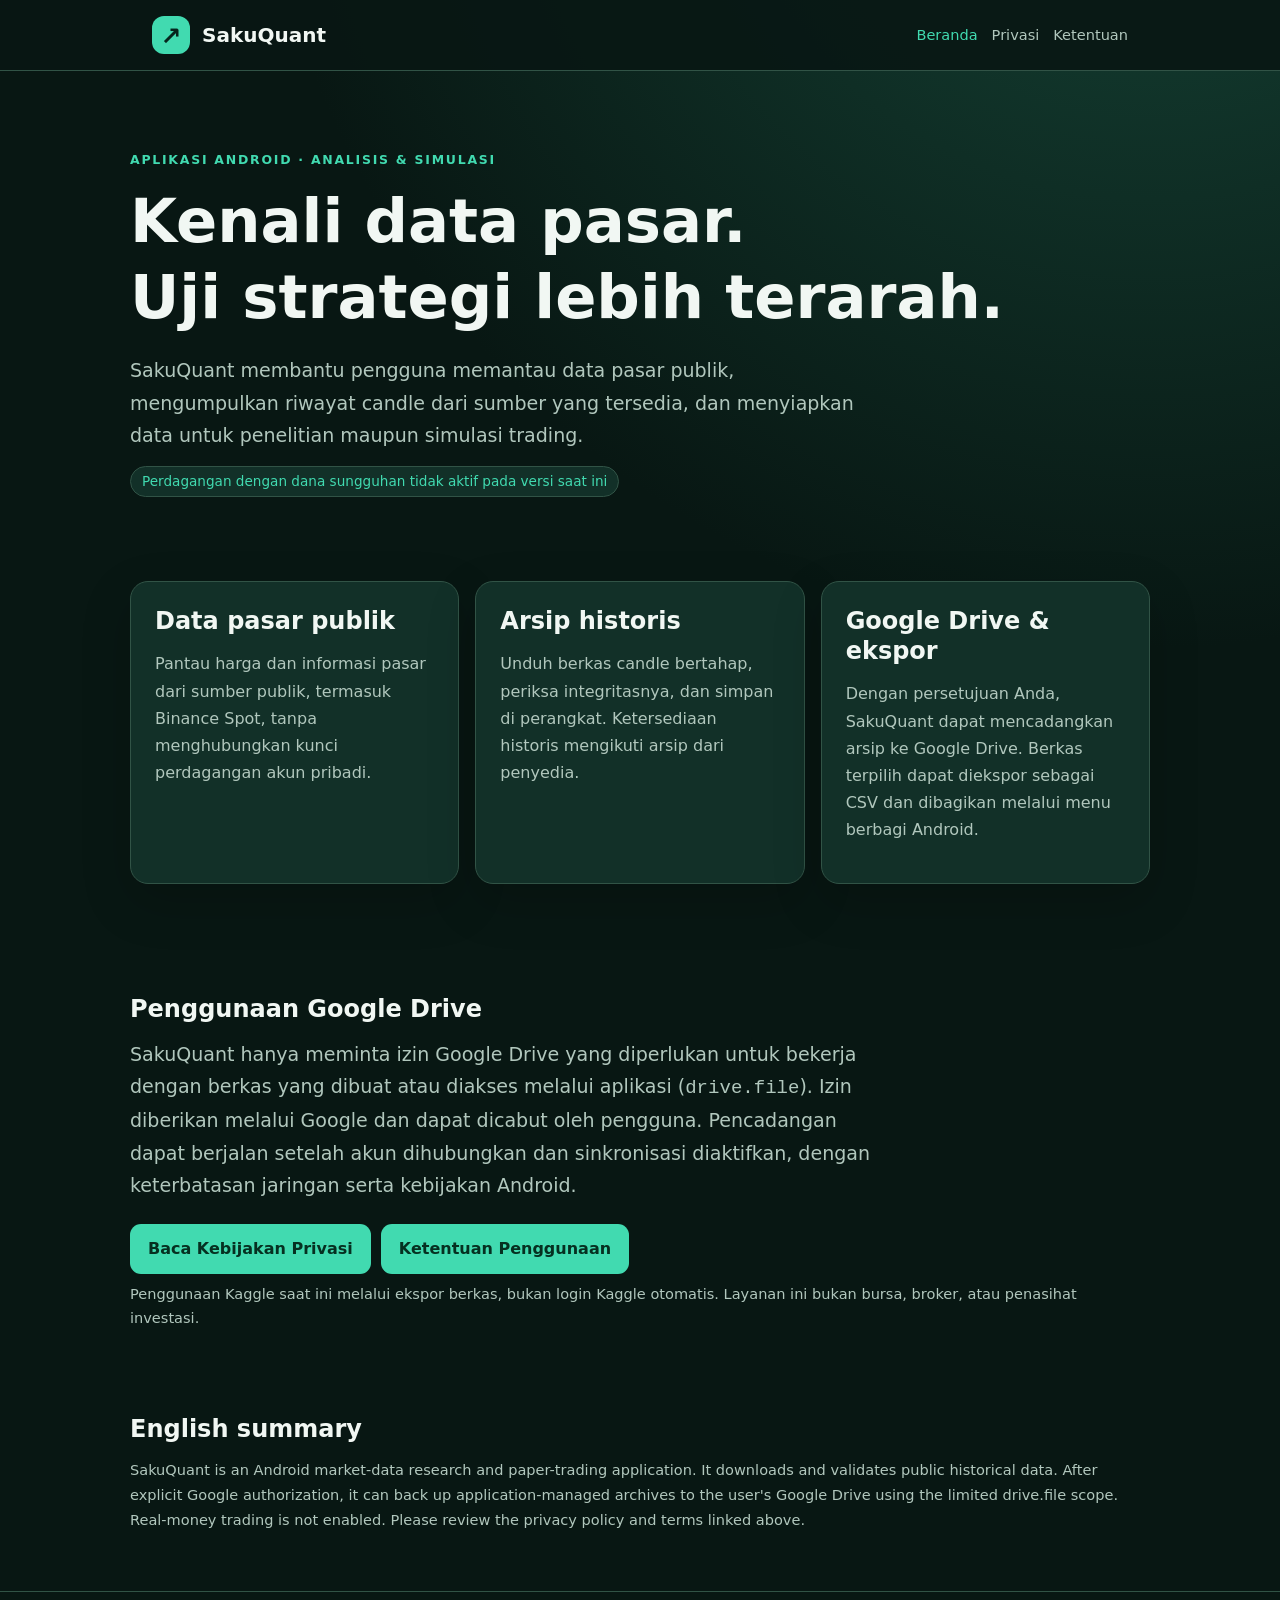
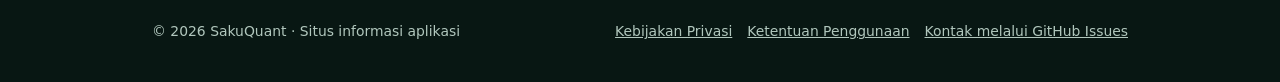
<file: index.html>
<!doctype html>
<html lang="id"><head><meta charset="utf-8"><meta name="viewport" content="width=device-width,initial-scale=1"><title>SakuQuant — Analisis Pasar dan Simulasi Trading</title><meta name="description" content="SakuQuant adalah aplikasi Android untuk data pasar publik, riset historis Binance, backtest dan simulasi transaksi. Pelajari penggunaan Google Drive dan kebijakan privasi."><link rel="stylesheet" href="styles.css"></head><body>
<header class="site-header"><div class="shell header-flex"><a class="brand" href="./"><span class="brand-mark" aria-hidden="true">↗</span>SakuQuant</a><nav class="nav" aria-label="Navigasi"><a href="./" aria-current="page">Beranda</a><a href="privacy.html">Privasi</a><a href="terms.html">Ketentuan</a></nav></div></header>
<main><section class="shell hero"><span class="eyebrow">Aplikasi Android · Analisis &amp; Simulasi</span><h1>Kenali data pasar.<br>Uji strategi lebih terarah.</h1><p class="lead">SakuQuant membantu pengguna memantau data pasar publik, mengumpulkan riwayat candle dari sumber yang tersedia, dan menyiapkan data untuk penelitian maupun simulasi trading.</p><span class="tag">Perdagangan dengan dana sungguhan tidak aktif pada versi saat ini</span></section>
<section class="shell section" aria-label="Fitur"><div class="cards"><article class="card"><h2>Data pasar publik</h2><p>Pantau harga dan informasi pasar dari sumber publik, termasuk Binance Spot, tanpa menghubungkan kunci perdagangan akun pribadi.</p></article><article class="card"><h2>Arsip historis</h2><p>Unduh berkas candle bertahap, periksa integritasnya, dan simpan di perangkat. Ketersediaan historis mengikuti arsip dari penyedia.</p></article><article class="card"><h2>Google Drive &amp; ekspor</h2><p>Dengan persetujuan Anda, SakuQuant dapat mencadangkan arsip ke Google Drive. Berkas terpilih dapat diekspor sebagai CSV dan dibagikan melalui menu berbagi Android.</p></article></div></section>
<section class="shell section"><h2>Penggunaan Google Drive</h2><p class="lead">SakuQuant hanya meminta izin Google Drive yang diperlukan untuk bekerja dengan berkas yang dibuat atau diakses melalui aplikasi (<code>drive.file</code>). Izin diberikan melalui Google dan dapat dicabut oleh pengguna. Pencadangan dapat berjalan setelah akun dihubungkan dan sinkronisasi diaktifkan, dengan keterbatasan jaringan serta kebijakan Android.</p><a class="button-link" href="privacy.html">Baca Kebijakan Privasi</a><a class="button-link" href="terms.html">Ketentuan Penggunaan</a><p class="small">Penggunaan Kaggle saat ini melalui ekspor berkas, bukan login Kaggle otomatis. Layanan ini bukan bursa, broker, atau penasihat investasi.</p></section>
<section class="shell section"><h2>English summary</h2><p class="small" lang="en">SakuQuant is an Android market-data research and paper-trading application. It downloads and validates public historical data. After explicit Google authorization, it can back up application-managed archives to the user's Google Drive using the limited drive.file scope. Real-money trading is not enabled. Please review the privacy policy and terms linked above.</p></section></main>
<footer><div class="shell foot-flex"><span>© 2026 SakuQuant · Situs informasi aplikasi</span><nav class="foot-links" aria-label="Tautan legal"><a href="privacy.html">Kebijakan Privasi</a><a href="terms.html">Ketentuan Penggunaan</a><a href="https://github.com/langgeng-unit/sakuquant-legal/issues" rel="noopener noreferrer">Kontak melalui GitHub Issues</a></nav></div></footer></body></html>
</file>
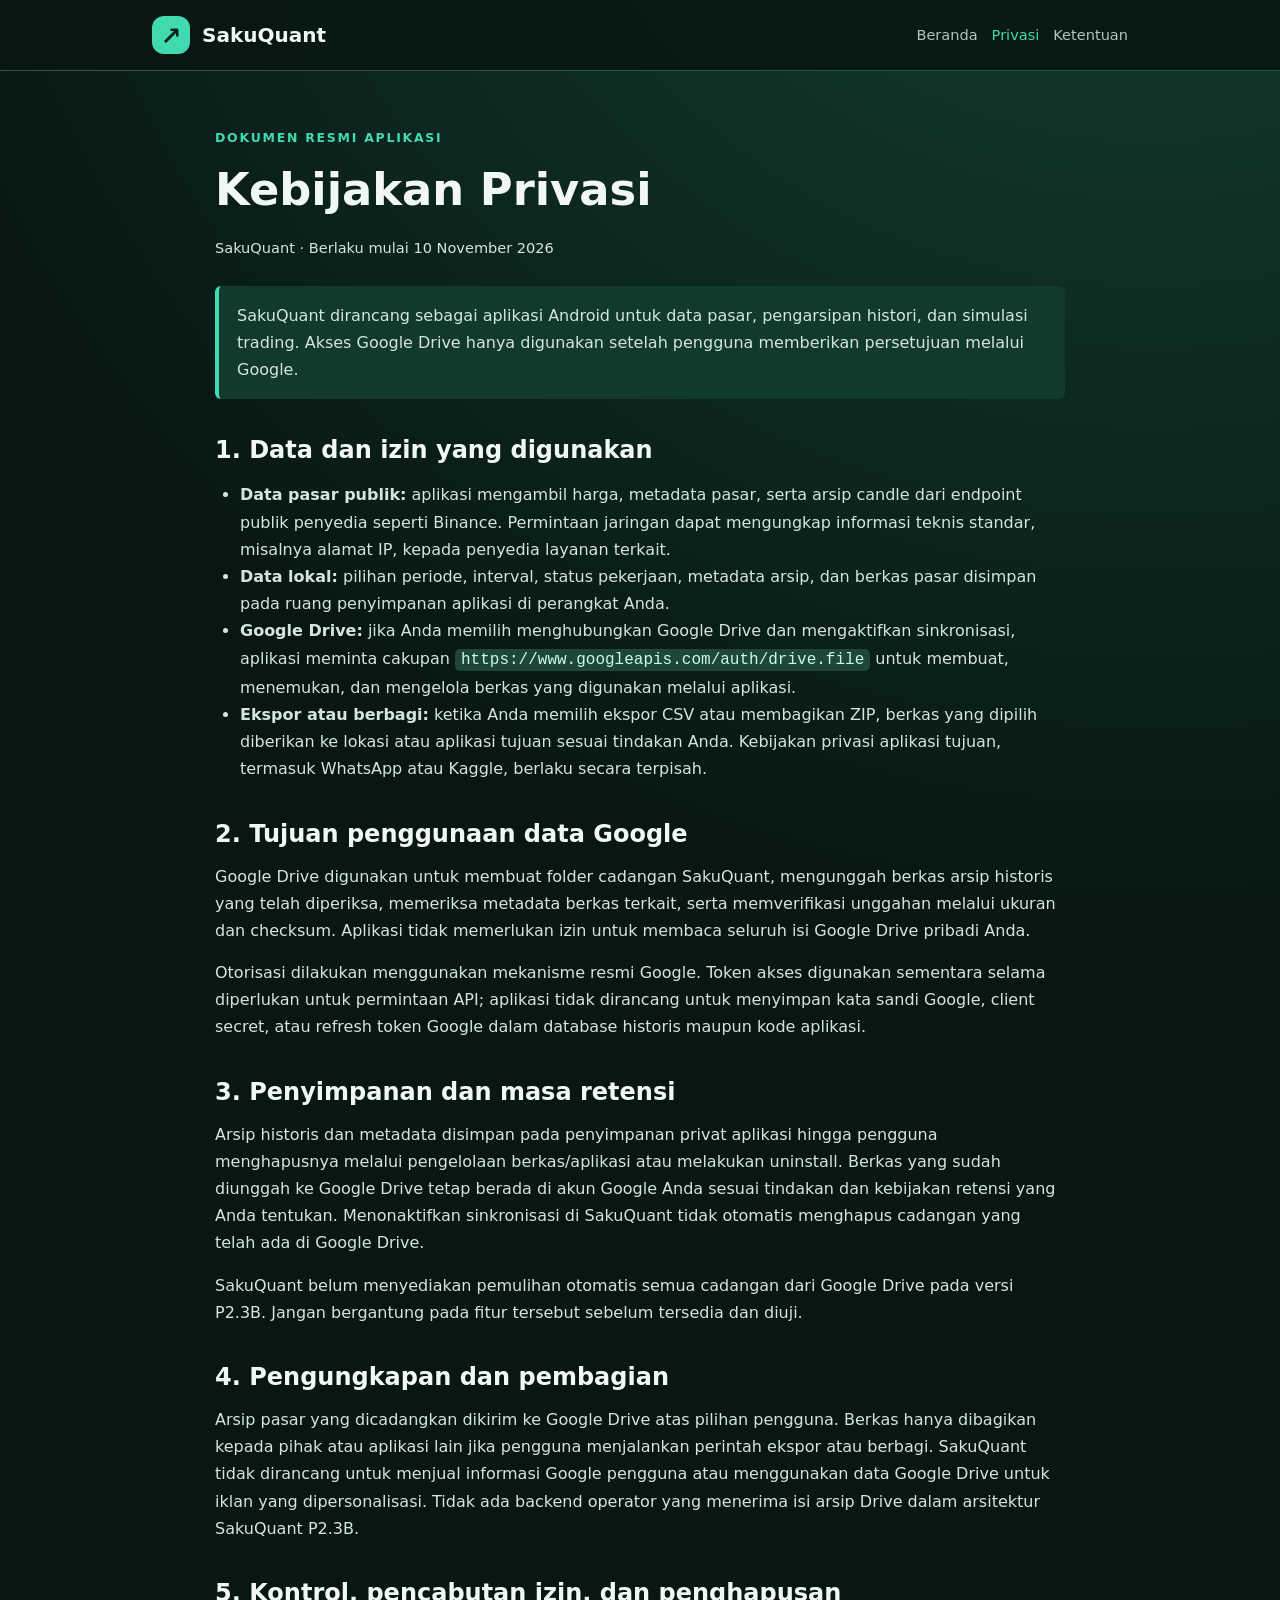
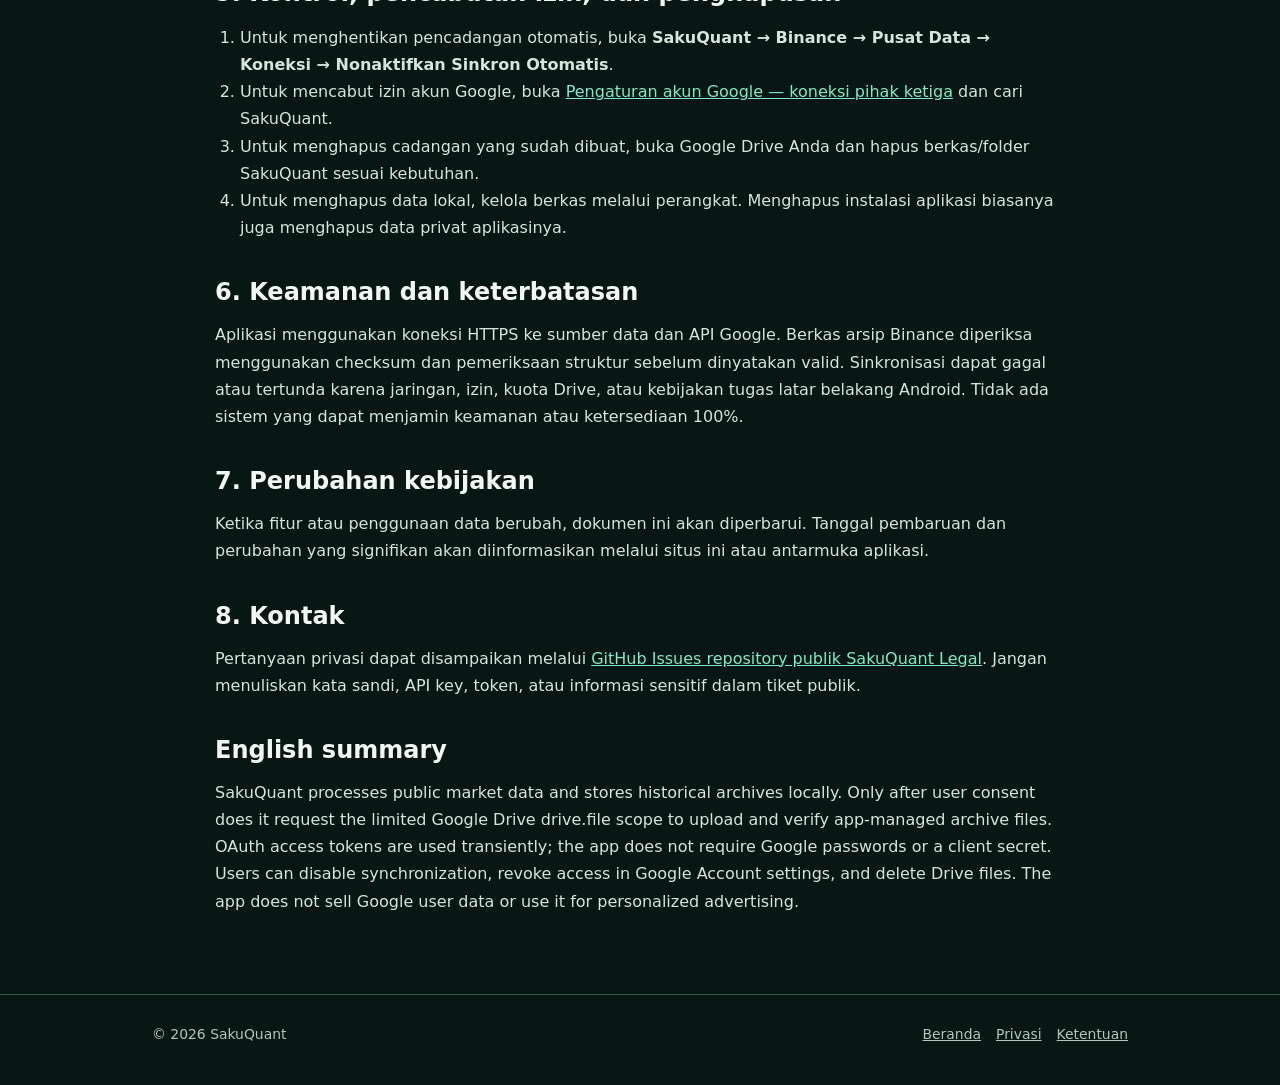
<file: privacy.html>
<!doctype html>
<html lang="id"><head><meta charset="utf-8"><meta name="viewport" content="width=device-width,initial-scale=1"><title>Kebijakan Privasi — SakuQuant</title><meta name="description" content="Kebijakan privasi aplikasi SakuQuant: data pasar publik, penggunaan Google Drive, penyimpanan lokal, pilihan pengguna, dan pencabutan izin."><link rel="stylesheet" href="styles.css"></head><body>
<header class="site-header"><div class="shell header-flex"><a class="brand" href="./"><span class="brand-mark" aria-hidden="true">↗</span>SakuQuant</a><nav class="nav" aria-label="Navigasi"><a href="./">Beranda</a><a href="privacy.html" aria-current="page">Privasi</a><a href="terms.html">Ketentuan</a></nav></div></header>
<main class="shell article"><span class="eyebrow">Dokumen resmi aplikasi</span><h1>Kebijakan Privasi</h1><p class="small">SakuQuant · Berlaku mulai 10 November 2026</p>
<div class="note"><p>SakuQuant dirancang sebagai aplikasi Android untuk data pasar, pengarsipan histori, dan simulasi trading. Akses Google Drive hanya digunakan setelah pengguna memberikan persetujuan melalui Google.</p></div>
<h2>1. Data dan izin yang digunakan</h2><ul><li><strong>Data pasar publik:</strong> aplikasi mengambil harga, metadata pasar, serta arsip candle dari endpoint publik penyedia seperti Binance. Permintaan jaringan dapat mengungkap informasi teknis standar, misalnya alamat IP, kepada penyedia layanan terkait.</li><li><strong>Data lokal:</strong> pilihan periode, interval, status pekerjaan, metadata arsip, dan berkas pasar disimpan pada ruang penyimpanan aplikasi di perangkat Anda.</li><li><strong>Google Drive:</strong> jika Anda memilih menghubungkan Google Drive dan mengaktifkan sinkronisasi, aplikasi meminta cakupan <code>https://www.googleapis.com/auth/drive.file</code> untuk membuat, menemukan, dan mengelola berkas yang digunakan melalui aplikasi.</li><li><strong>Ekspor atau berbagi:</strong> ketika Anda memilih ekspor CSV atau membagikan ZIP, berkas yang dipilih diberikan ke lokasi atau aplikasi tujuan sesuai tindakan Anda. Kebijakan privasi aplikasi tujuan, termasuk WhatsApp atau Kaggle, berlaku secara terpisah.</li></ul>
<h2>2. Tujuan penggunaan data Google</h2><p>Google Drive digunakan untuk membuat folder cadangan SakuQuant, mengunggah berkas arsip historis yang telah diperiksa, memeriksa metadata berkas terkait, serta memverifikasi unggahan melalui ukuran dan checksum. Aplikasi tidak memerlukan izin untuk membaca seluruh isi Google Drive pribadi Anda.</p><p>Otorisasi dilakukan menggunakan mekanisme resmi Google. Token akses digunakan sementara selama diperlukan untuk permintaan API; aplikasi tidak dirancang untuk menyimpan kata sandi Google, client secret, atau refresh token Google dalam database historis maupun kode aplikasi.</p>
<h2>3. Penyimpanan dan masa retensi</h2><p>Arsip historis dan metadata disimpan pada penyimpanan privat aplikasi hingga pengguna menghapusnya melalui pengelolaan berkas/aplikasi atau melakukan uninstall. Berkas yang sudah diunggah ke Google Drive tetap berada di akun Google Anda sesuai tindakan dan kebijakan retensi yang Anda tentukan. Menonaktifkan sinkronisasi di SakuQuant tidak otomatis menghapus cadangan yang telah ada di Google Drive.</p><p>SakuQuant belum menyediakan pemulihan otomatis semua cadangan dari Google Drive pada versi P2.3B. Jangan bergantung pada fitur tersebut sebelum tersedia dan diuji.</p>
<h2>4. Pengungkapan dan pembagian</h2><p>Arsip pasar yang dicadangkan dikirim ke Google Drive atas pilihan pengguna. Berkas hanya dibagikan kepada pihak atau aplikasi lain jika pengguna menjalankan perintah ekspor atau berbagi. SakuQuant tidak dirancang untuk menjual informasi Google pengguna atau menggunakan data Google Drive untuk iklan yang dipersonalisasi. Tidak ada backend operator yang menerima isi arsip Drive dalam arsitektur SakuQuant P2.3B.</p>
<h2>5. Kontrol, pencabutan izin, dan penghapusan</h2><ol><li>Untuk menghentikan pencadangan otomatis, buka <strong>SakuQuant → Binance → Pusat Data → Koneksi → Nonaktifkan Sinkron Otomatis</strong>.</li><li>Untuk mencabut izin akun Google, buka <a href="https://myaccount.google.com/connections" rel="noopener noreferrer">Pengaturan akun Google — koneksi pihak ketiga</a> dan cari SakuQuant.</li><li>Untuk menghapus cadangan yang sudah dibuat, buka Google Drive Anda dan hapus berkas/folder SakuQuant sesuai kebutuhan.</li><li>Untuk menghapus data lokal, kelola berkas melalui perangkat. Menghapus instalasi aplikasi biasanya juga menghapus data privat aplikasinya.</li></ol>
<h2>6. Keamanan dan keterbatasan</h2><p>Aplikasi menggunakan koneksi HTTPS ke sumber data dan API Google. Berkas arsip Binance diperiksa menggunakan checksum dan pemeriksaan struktur sebelum dinyatakan valid. Sinkronisasi dapat gagal atau tertunda karena jaringan, izin, kuota Drive, atau kebijakan tugas latar belakang Android. Tidak ada sistem yang dapat menjamin keamanan atau ketersediaan 100%.</p>
<h2>7. Perubahan kebijakan</h2><p>Ketika fitur atau penggunaan data berubah, dokumen ini akan diperbarui. Tanggal pembaruan dan perubahan yang signifikan akan diinformasikan melalui situs ini atau antarmuka aplikasi.</p>
<h2>8. Kontak</h2><p>Pertanyaan privasi dapat disampaikan melalui <a href="https://github.com/langgeng-unit/sakuquant-legal/issues" rel="noopener noreferrer">GitHub Issues repository publik SakuQuant Legal</a>. Jangan menuliskan kata sandi, API key, token, atau informasi sensitif dalam tiket publik.</p>
<h2>English summary</h2><p lang="en">SakuQuant processes public market data and stores historical archives locally. Only after user consent does it request the limited Google Drive drive.file scope to upload and verify app-managed archive files. OAuth access tokens are used transiently; the app does not require Google passwords or a client secret. Users can disable synchronization, revoke access in Google Account settings, and delete Drive files. The app does not sell Google user data or use it for personalized advertising.</p>
</main><footer><div class="shell foot-flex"><span>© 2026 SakuQuant</span><nav class="foot-links"><a href="./">Beranda</a><a href="privacy.html">Privasi</a><a href="terms.html">Ketentuan</a></nav></div></footer></body></html>
</file>
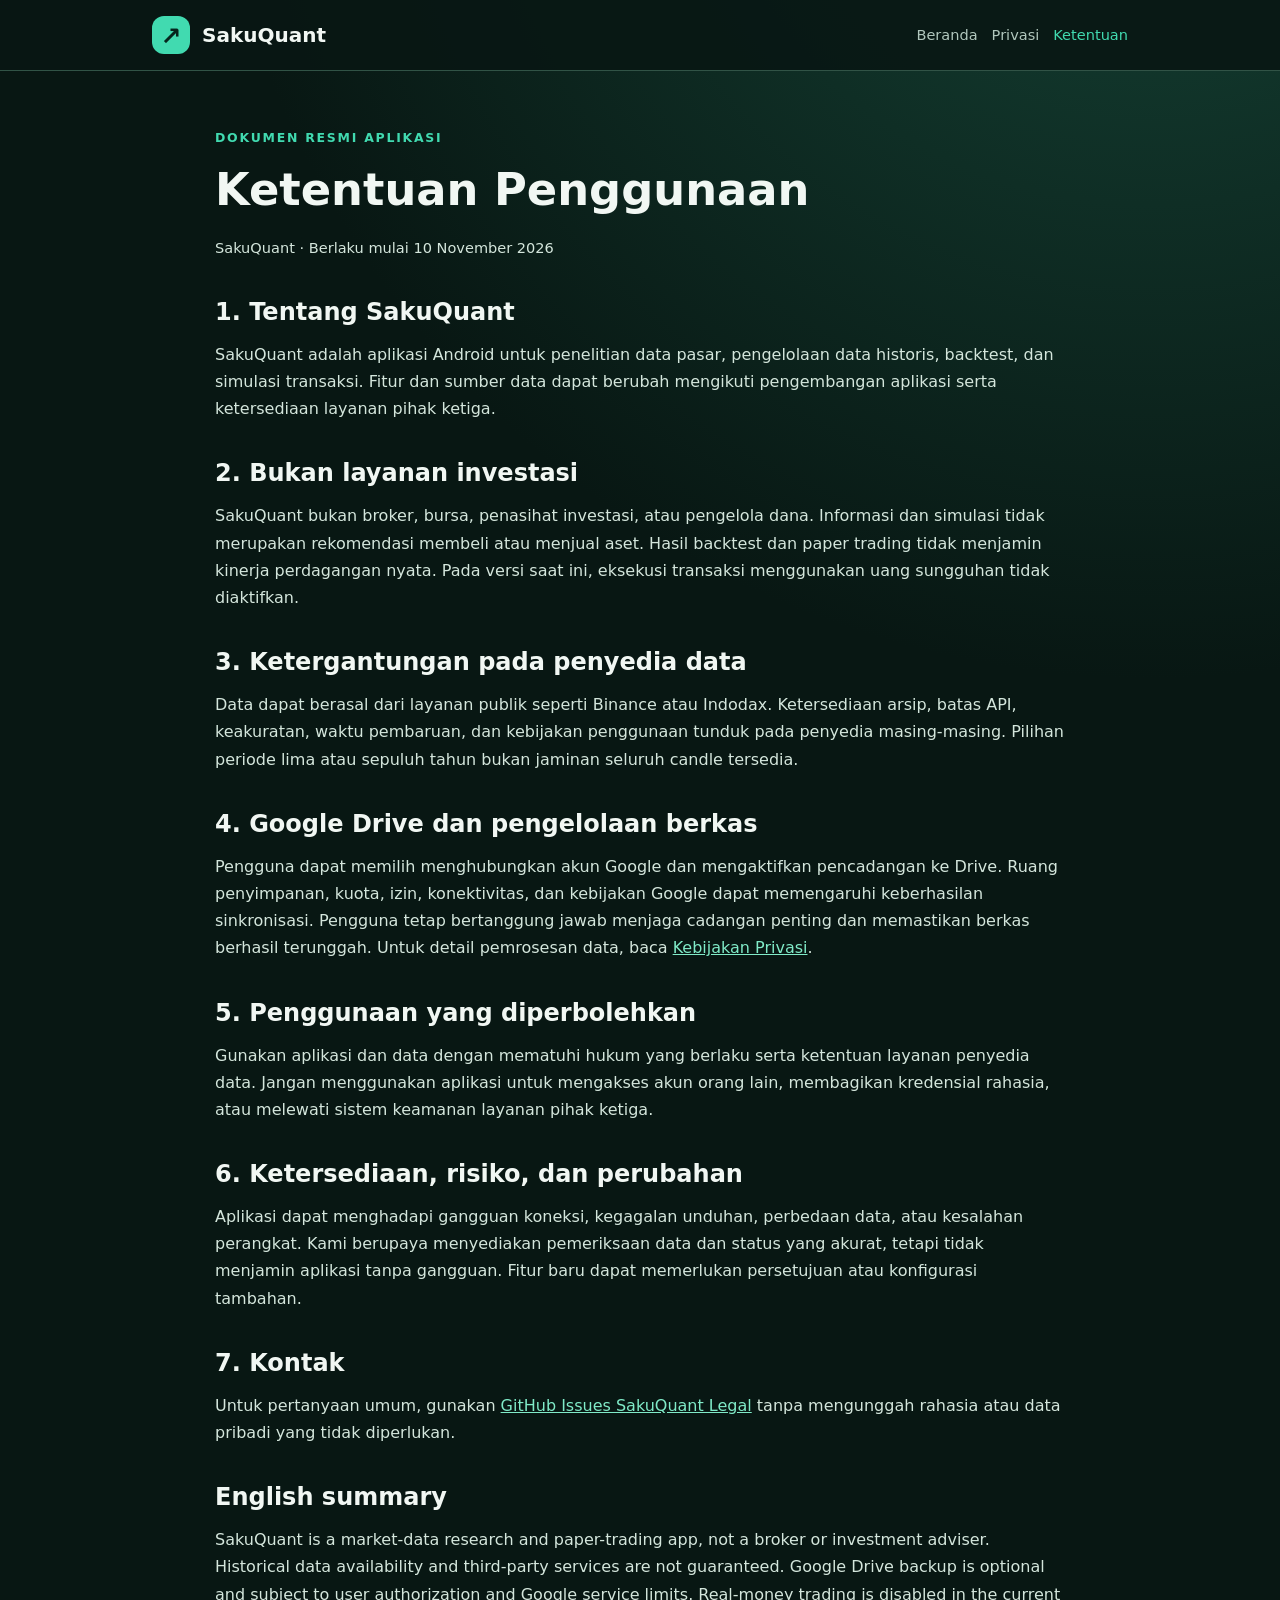
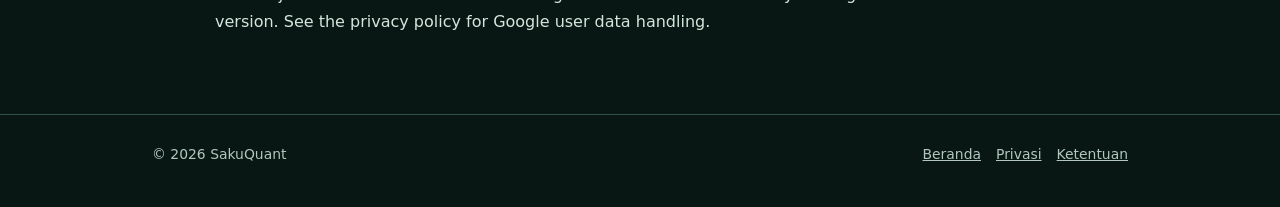
<file: terms.html>
<!doctype html>
<html lang="id"><head><meta charset="utf-8"><meta name="viewport" content="width=device-width,initial-scale=1"><title>Ketentuan Penggunaan — SakuQuant</title><meta name="description" content="Ketentuan penggunaan aplikasi SakuQuant untuk analisis data pasar, simulasi trading, unduhan historis, dan Google Drive."><link rel="stylesheet" href="styles.css"></head><body>
<header class="site-header"><div class="shell header-flex"><a class="brand" href="./"><span class="brand-mark" aria-hidden="true">↗</span>SakuQuant</a><nav class="nav" aria-label="Navigasi"><a href="./">Beranda</a><a href="privacy.html">Privasi</a><a href="terms.html" aria-current="page">Ketentuan</a></nav></div></header>
<main class="shell article"><span class="eyebrow">Dokumen resmi aplikasi</span><h1>Ketentuan Penggunaan</h1><p class="small">SakuQuant · Berlaku mulai 10 November 2026</p>
<h2>1. Tentang SakuQuant</h2><p>SakuQuant adalah aplikasi Android untuk penelitian data pasar, pengelolaan data historis, backtest, dan simulasi transaksi. Fitur dan sumber data dapat berubah mengikuti pengembangan aplikasi serta ketersediaan layanan pihak ketiga.</p>
<h2>2. Bukan layanan investasi</h2><p>SakuQuant bukan broker, bursa, penasihat investasi, atau pengelola dana. Informasi dan simulasi tidak merupakan rekomendasi membeli atau menjual aset. Hasil backtest dan paper trading tidak menjamin kinerja perdagangan nyata. Pada versi saat ini, eksekusi transaksi menggunakan uang sungguhan tidak diaktifkan.</p>
<h2>3. Ketergantungan pada penyedia data</h2><p>Data dapat berasal dari layanan publik seperti Binance atau Indodax. Ketersediaan arsip, batas API, keakuratan, waktu pembaruan, dan kebijakan penggunaan tunduk pada penyedia masing-masing. Pilihan periode lima atau sepuluh tahun bukan jaminan seluruh candle tersedia.</p>
<h2>4. Google Drive dan pengelolaan berkas</h2><p>Pengguna dapat memilih menghubungkan akun Google dan mengaktifkan pencadangan ke Drive. Ruang penyimpanan, kuota, izin, konektivitas, dan kebijakan Google dapat memengaruhi keberhasilan sinkronisasi. Pengguna tetap bertanggung jawab menjaga cadangan penting dan memastikan berkas berhasil terunggah. Untuk detail pemrosesan data, baca <a href="privacy.html">Kebijakan Privasi</a>.</p>
<h2>5. Penggunaan yang diperbolehkan</h2><p>Gunakan aplikasi dan data dengan mematuhi hukum yang berlaku serta ketentuan layanan penyedia data. Jangan menggunakan aplikasi untuk mengakses akun orang lain, membagikan kredensial rahasia, atau melewati sistem keamanan layanan pihak ketiga.</p>
<h2>6. Ketersediaan, risiko, dan perubahan</h2><p>Aplikasi dapat menghadapi gangguan koneksi, kegagalan unduhan, perbedaan data, atau kesalahan perangkat. Kami berupaya menyediakan pemeriksaan data dan status yang akurat, tetapi tidak menjamin aplikasi tanpa gangguan. Fitur baru dapat memerlukan persetujuan atau konfigurasi tambahan.</p>
<h2>7. Kontak</h2><p>Untuk pertanyaan umum, gunakan <a href="https://github.com/langgeng-unit/sakuquant-legal/issues" rel="noopener noreferrer">GitHub Issues SakuQuant Legal</a> tanpa mengunggah rahasia atau data pribadi yang tidak diperlukan.</p>
<h2>English summary</h2><p lang="en">SakuQuant is a market-data research and paper-trading app, not a broker or investment adviser. Historical data availability and third-party services are not guaranteed. Google Drive backup is optional and subject to user authorization and Google service limits. Real-money trading is disabled in the current version. See the privacy policy for Google user data handling.</p>
</main><footer><div class="shell foot-flex"><span>© 2026 SakuQuant</span><nav class="foot-links"><a href="./">Beranda</a><a href="privacy.html">Privasi</a><a href="terms.html">Ketentuan</a></nav></div></footer></body></html>
</file>
<file: styles.css>
:root{--bg:#081713;--panel:#123028;--panel2:#173a31;--accent:#41dab0;--text:#f1f7f3;--muted:#b1c7bd;--line:#315346;--shadow:0 18px 50px rgba(0,0,0,.19)}*{box-sizing:border-box}html{scroll-behavior:smooth}body{margin:0;background:radial-gradient(circle at 90% -15%,#164537 0,transparent 40%),var(--bg);color:var(--text);font:16px/1.7 system-ui,-apple-system,BlinkMacSystemFont,'Segoe UI',sans-serif}a{color:#80ebc8}a:hover{color:#bffce7}.shell{max-width:1020px;margin:auto;padding:0 22px}.site-header{border-bottom:1px solid var(--line);background:rgba(8,23,19,.9)}.header-flex{display:flex;align-items:center;justify-content:space-between;gap:20px;padding-top:16px;padding-bottom:16px}.brand{color:var(--text);font-weight:800;text-decoration:none;display:flex;gap:12px;align-items:center;font-size:1.25rem}.brand-mark{display:grid;place-items:center;color:#06251d;background:var(--accent);width:38px;height:38px;border-radius:12px;font-size:25px}.nav{display:flex;flex-wrap:wrap;gap:14px;font-size:.91rem}.nav a{text-decoration:none;color:var(--muted)}.nav a[aria-current=page],.nav a:hover{color:var(--accent)}main{min-height:65vh}.hero{padding:74px 0 48px}.eyebrow{font-size:.78rem;font-weight:700;letter-spacing:.14em;text-transform:uppercase;color:var(--accent)}h1,h2,h3{line-height:1.25}h1{font-size:clamp(2.2rem,5vw,3.8rem);margin:12px 0 18px}h2{font-size:1.5rem;margin:0 0 14px}h3{font-size:1.13rem;margin:0 0 8px}p{margin:0 0 15px}.lead{font-size:1.19rem;max-width:740px;color:var(--muted)}.small{font-size:.91rem;color:var(--muted)}.tag{border:1px solid var(--line);background:var(--panel);border-radius:999px;display:inline-block;padding:3px 11px;font-size:.85rem;color:var(--accent)}.cards{display:grid;grid-template-columns:repeat(3,minmax(0,1fr));gap:16px;margin:12px 0 42px}.card{background:var(--panel);border:1px solid var(--line);padding:24px;border-radius:18px;box-shadow:var(--shadow)}.card p{color:var(--muted)}.section{padding:24px 0 44px}.article{max-width:850px;padding:52px 0 64px}.article h1{font-size:clamp(2rem,4vw,2.8rem)}.article h2{margin-top:36px}.article h3{margin-top:22px}.article p,.article li{color:#d4e6dc}.article ul,.article ol{padding-left:25px}.article code{background:#204539;padding:2px 6px;border-radius:5px;color:#c4ffe8}.note{background:#113a2c;border-left:4px solid var(--accent);border-radius:6px;padding:16px 18px;margin:25px 0}.note p{margin:0}.button-link{display:inline-flex;align-items:center;background:var(--accent);color:#063021!important;text-decoration:none;font-weight:800;border-radius:11px;padding:11px 18px;margin:8px 10px 8px 0}.button-link:hover{background:#8bf5d2}footer{border-top:1px solid var(--line);padding:28px 0 40px;color:var(--muted);font-size:.87rem}.foot-flex{display:flex;gap:14px;justify-content:space-between;flex-wrap:wrap}.foot-links{display:flex;gap:15px;flex-wrap:wrap}footer a{color:var(--muted)}@media(max-width:680px){.header-flex{flex-direction:column;align-items:flex-start}.cards{grid-template-columns:1fr}.hero{padding:42px 0 27px}.article{padding:33px 0 46px}.shell{padding:0 18px}}
</file>
